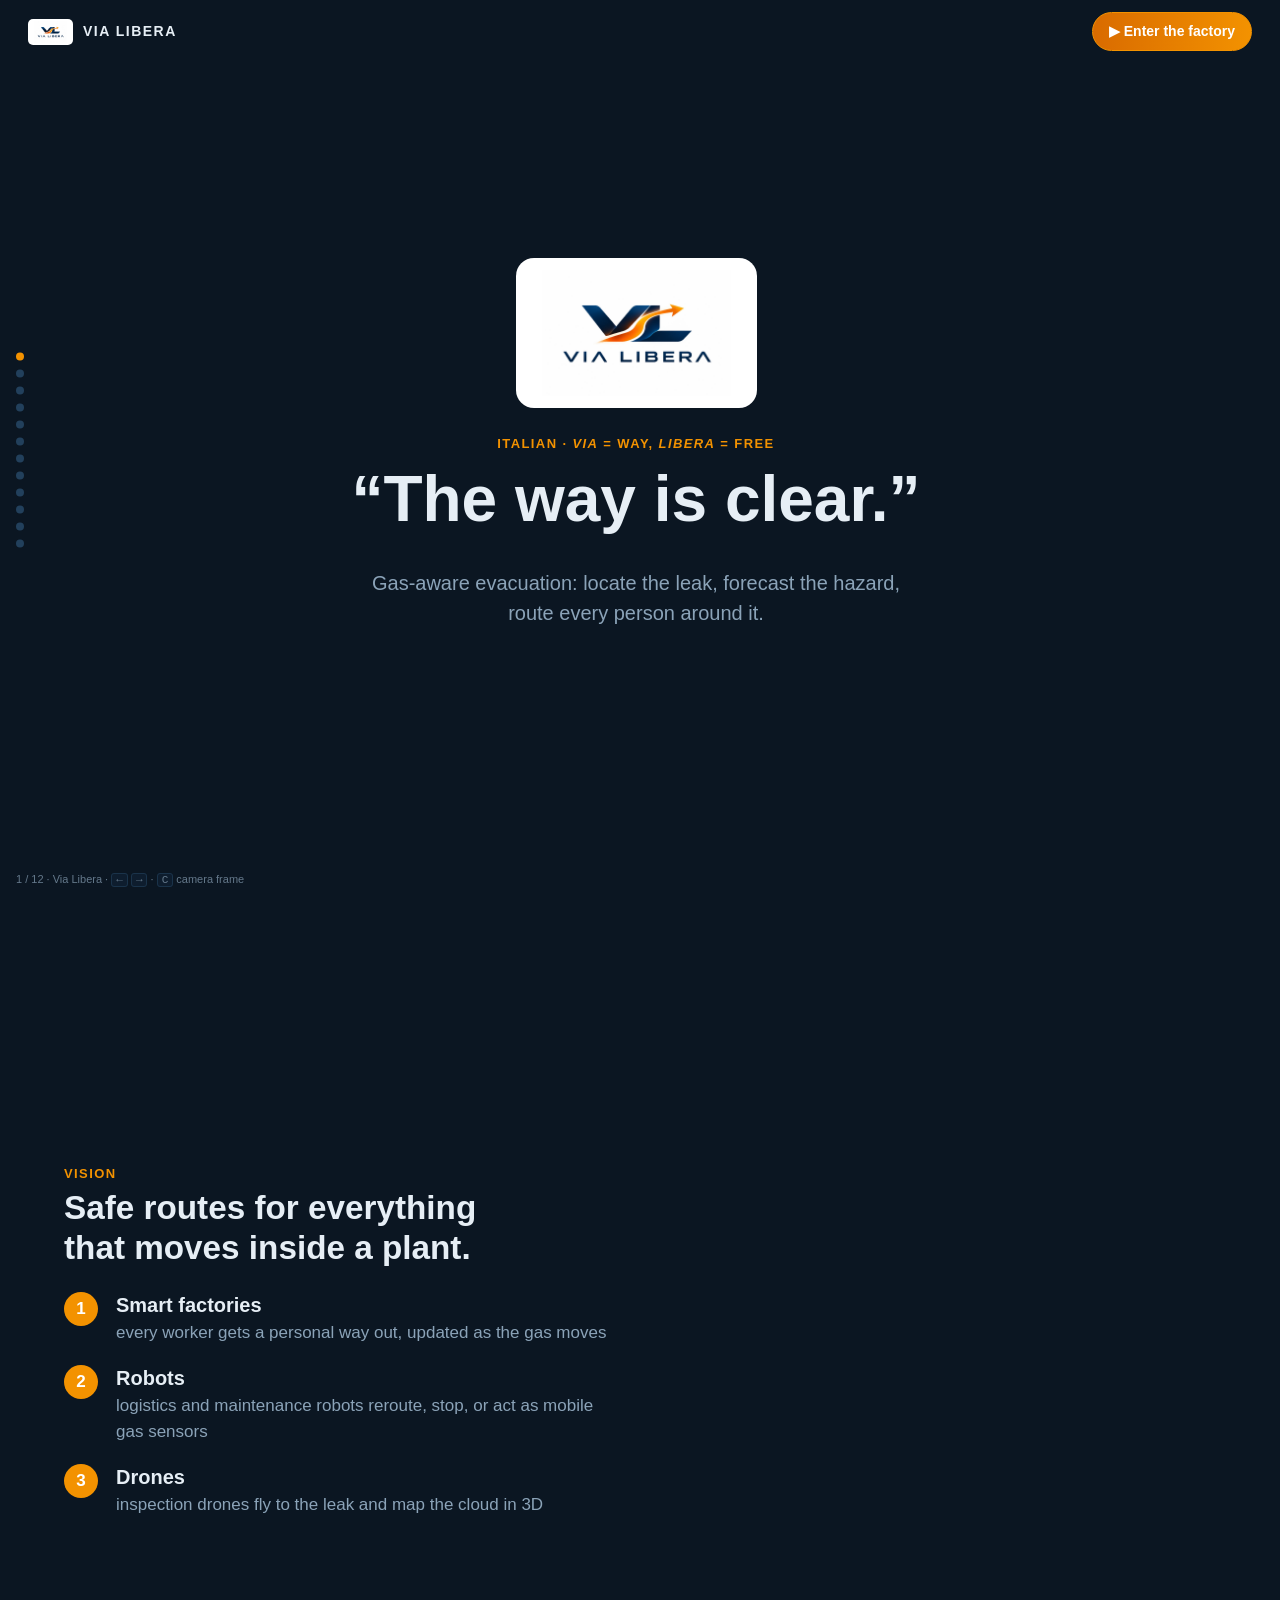
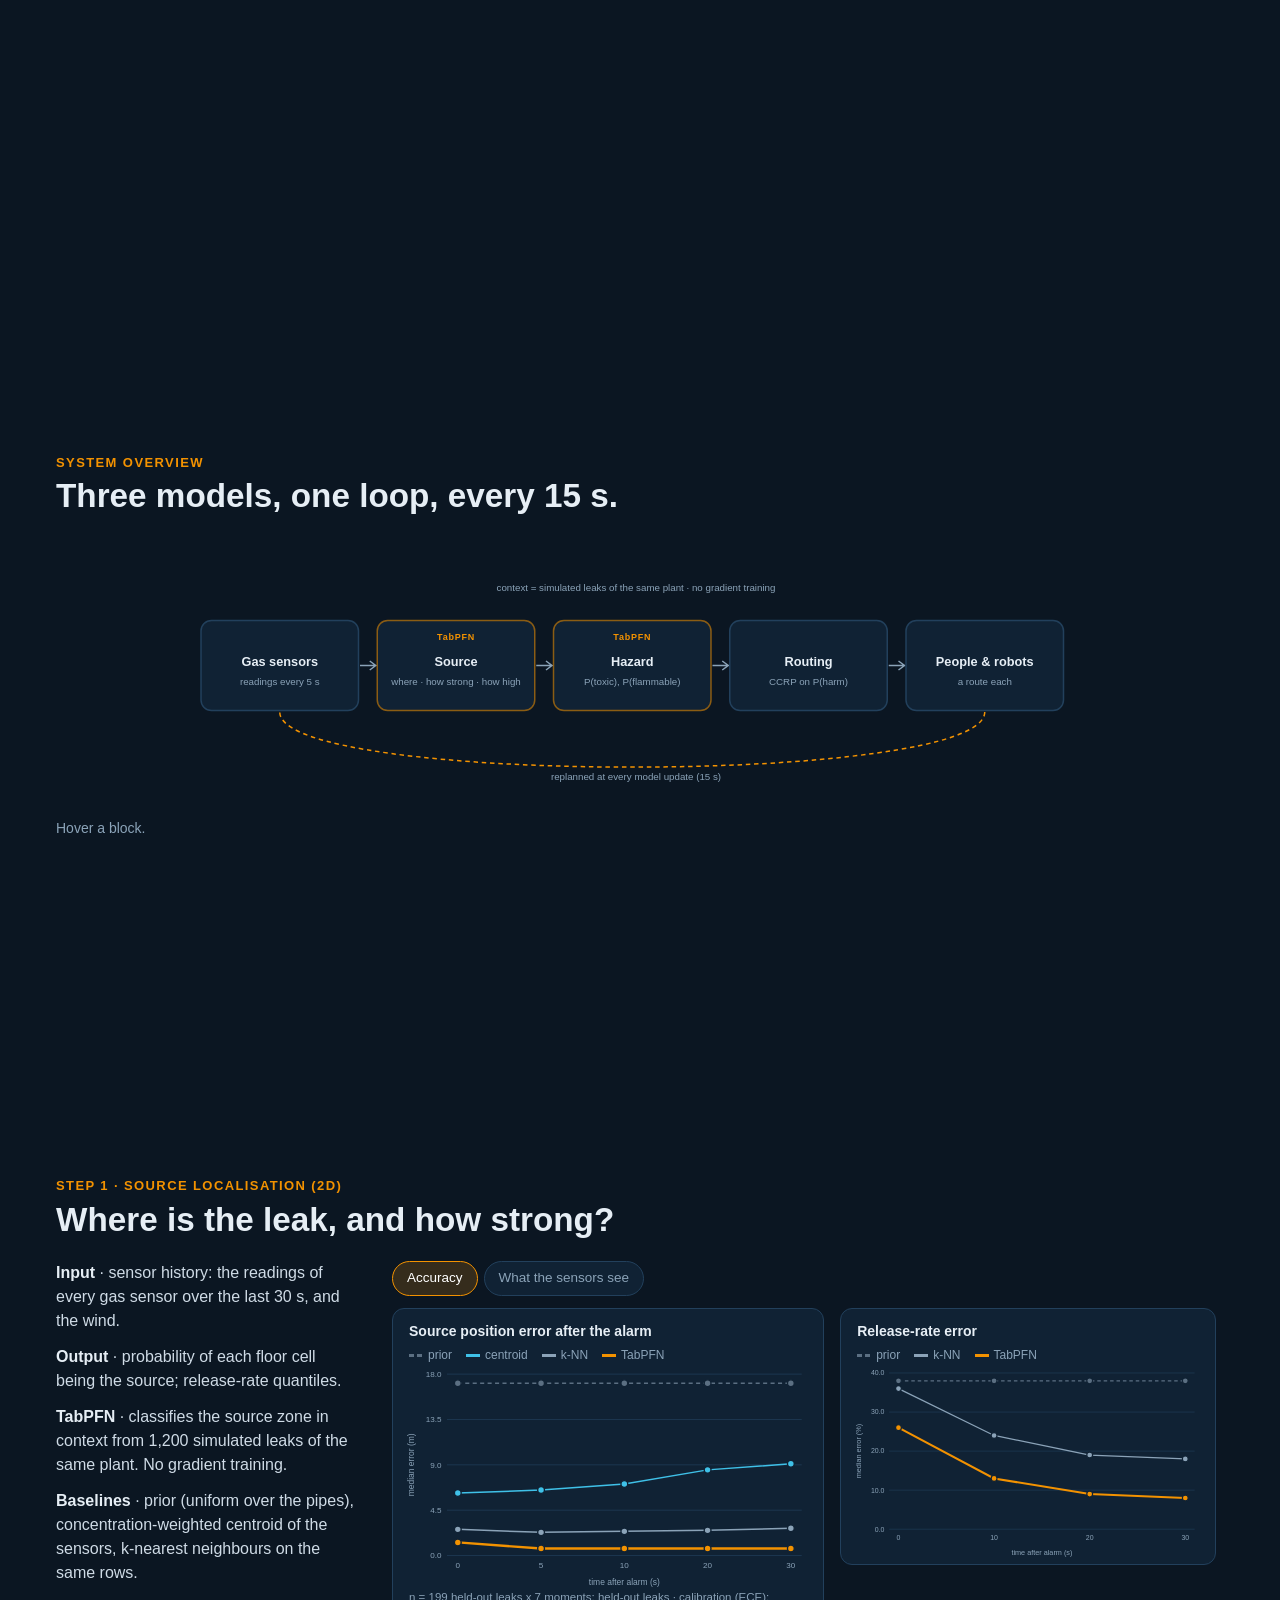
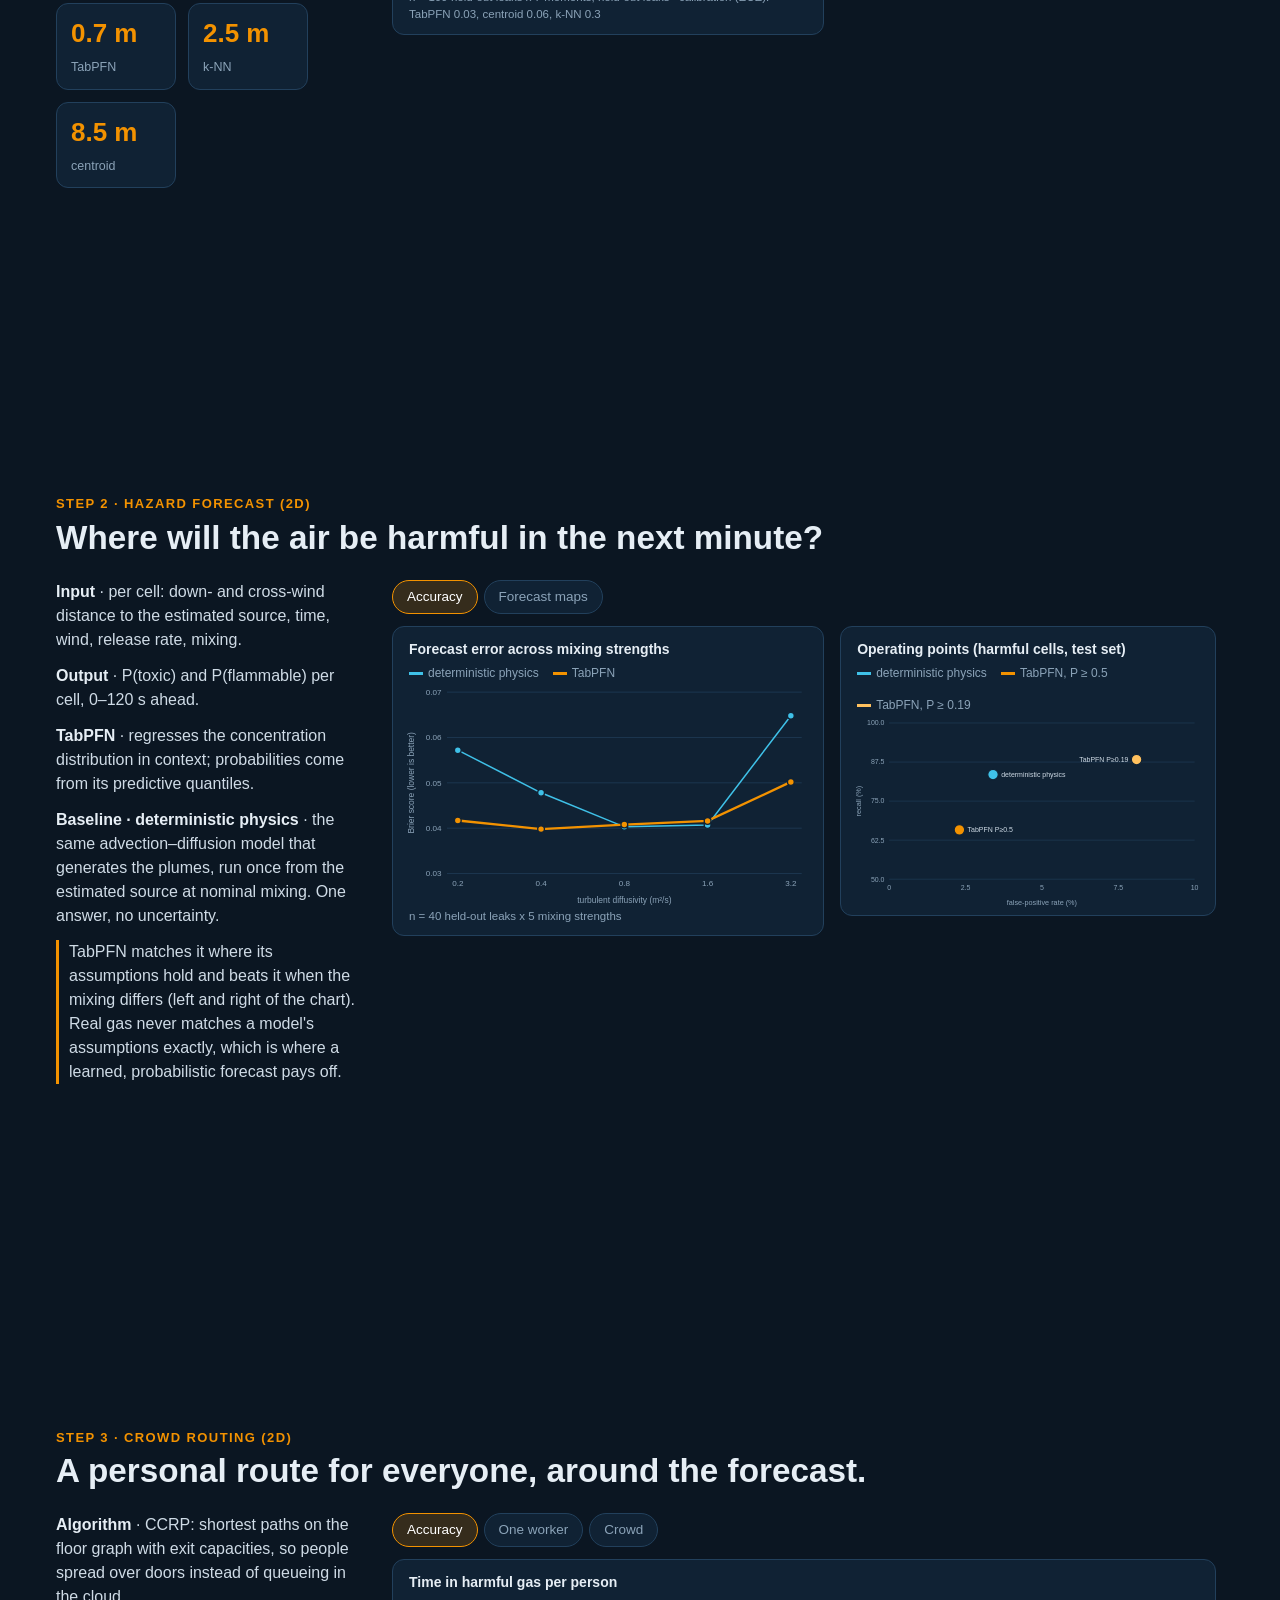
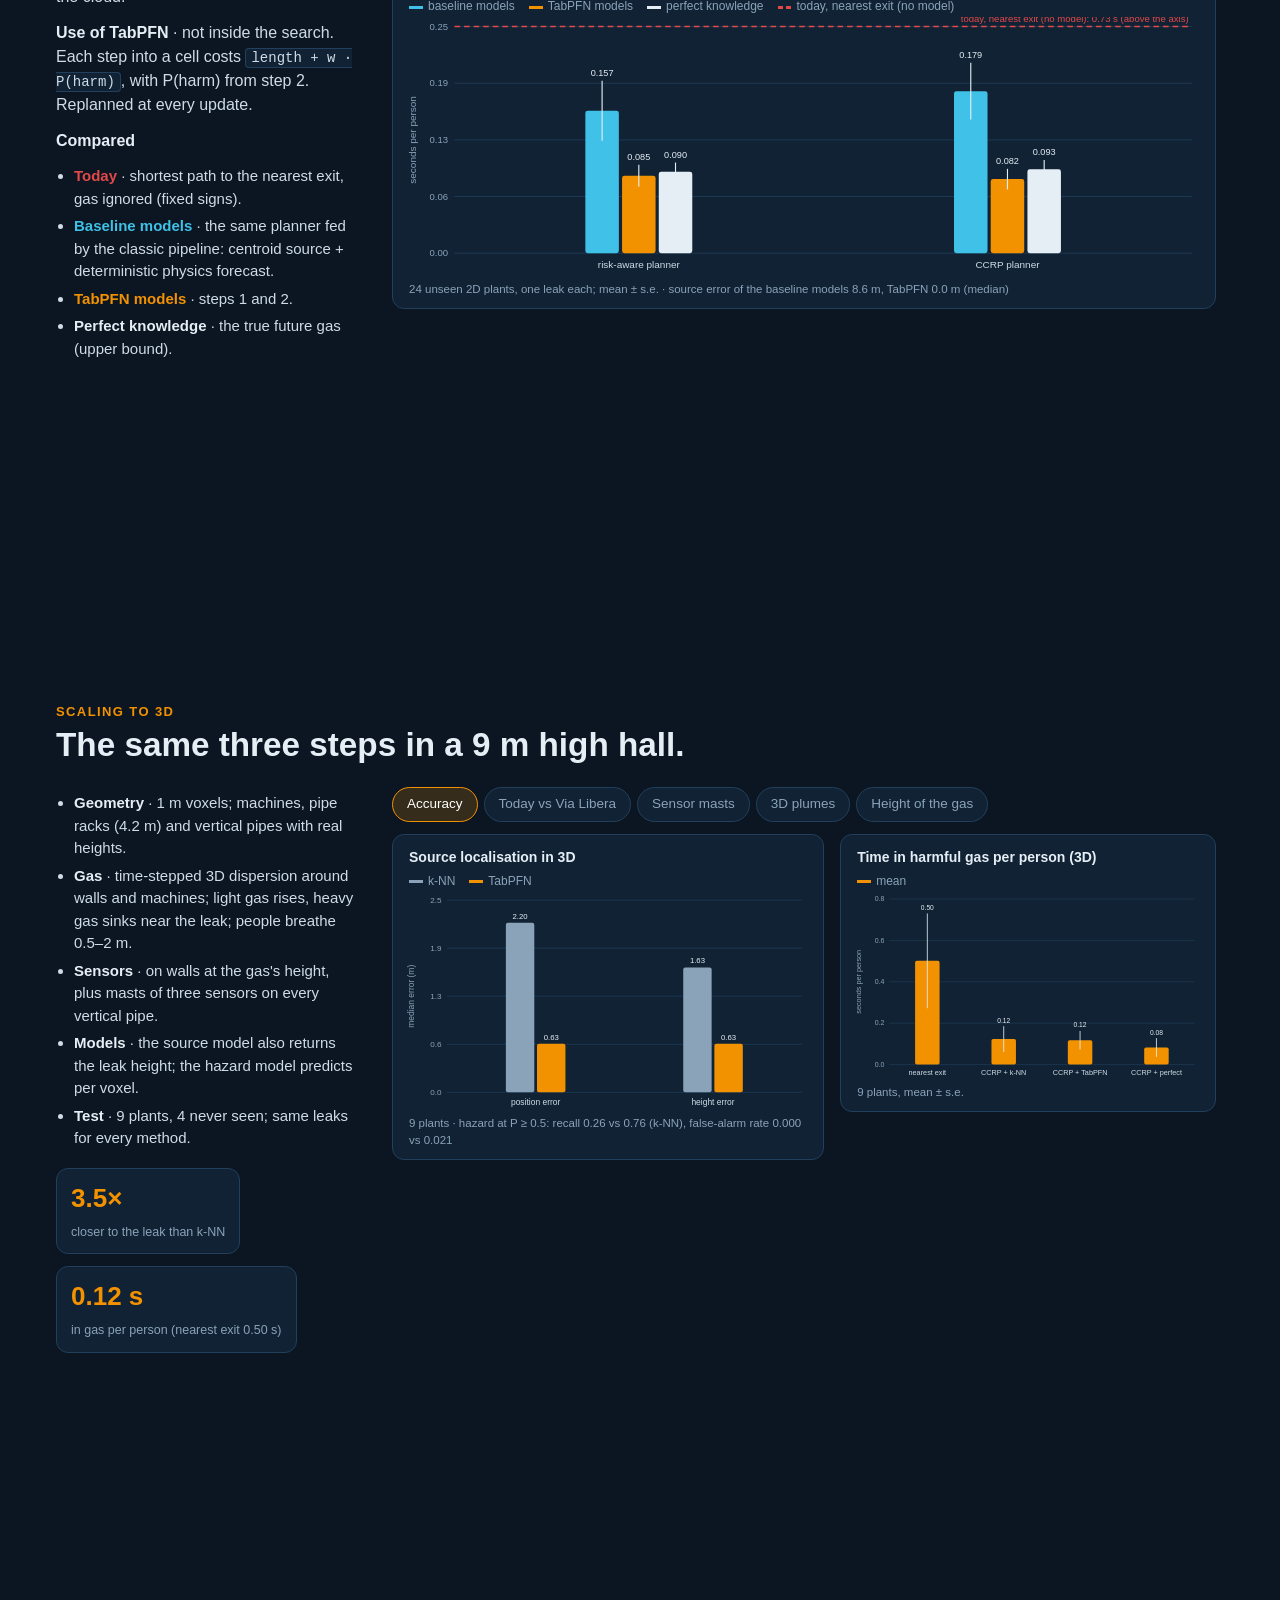
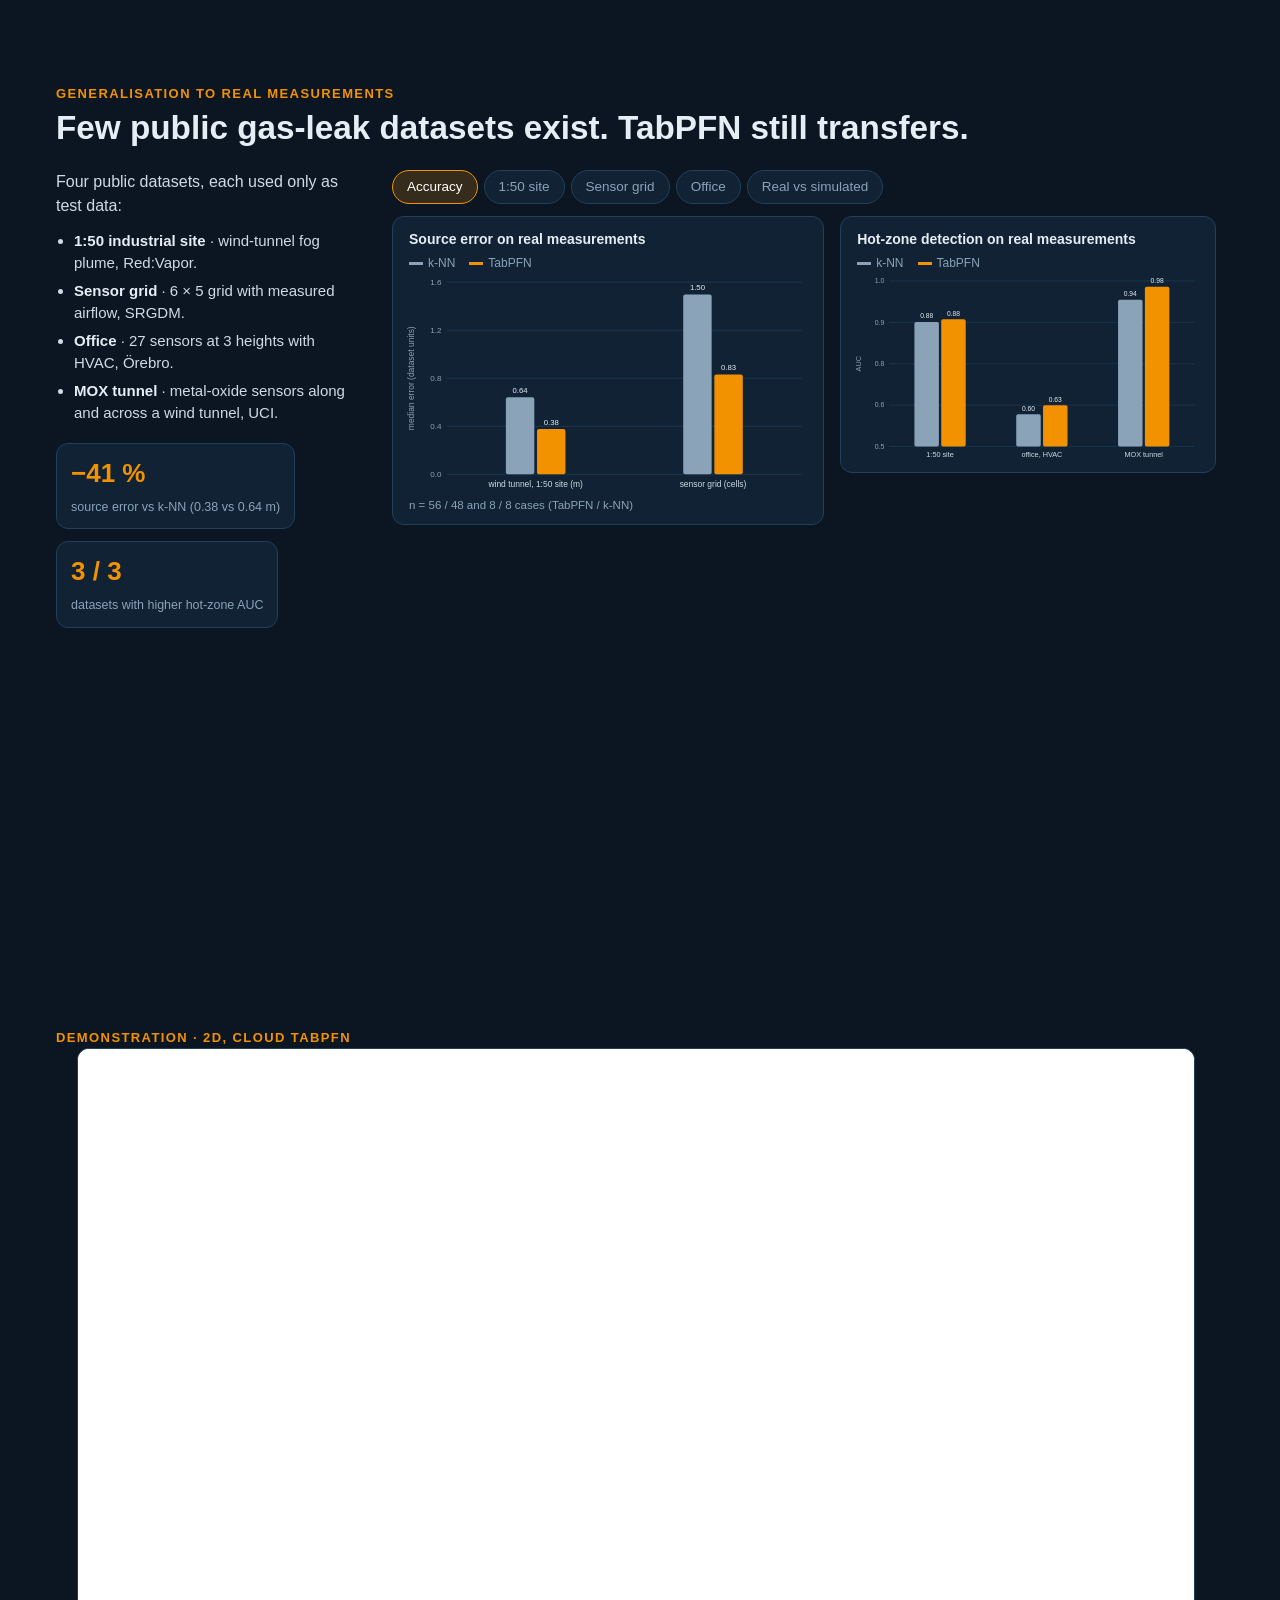
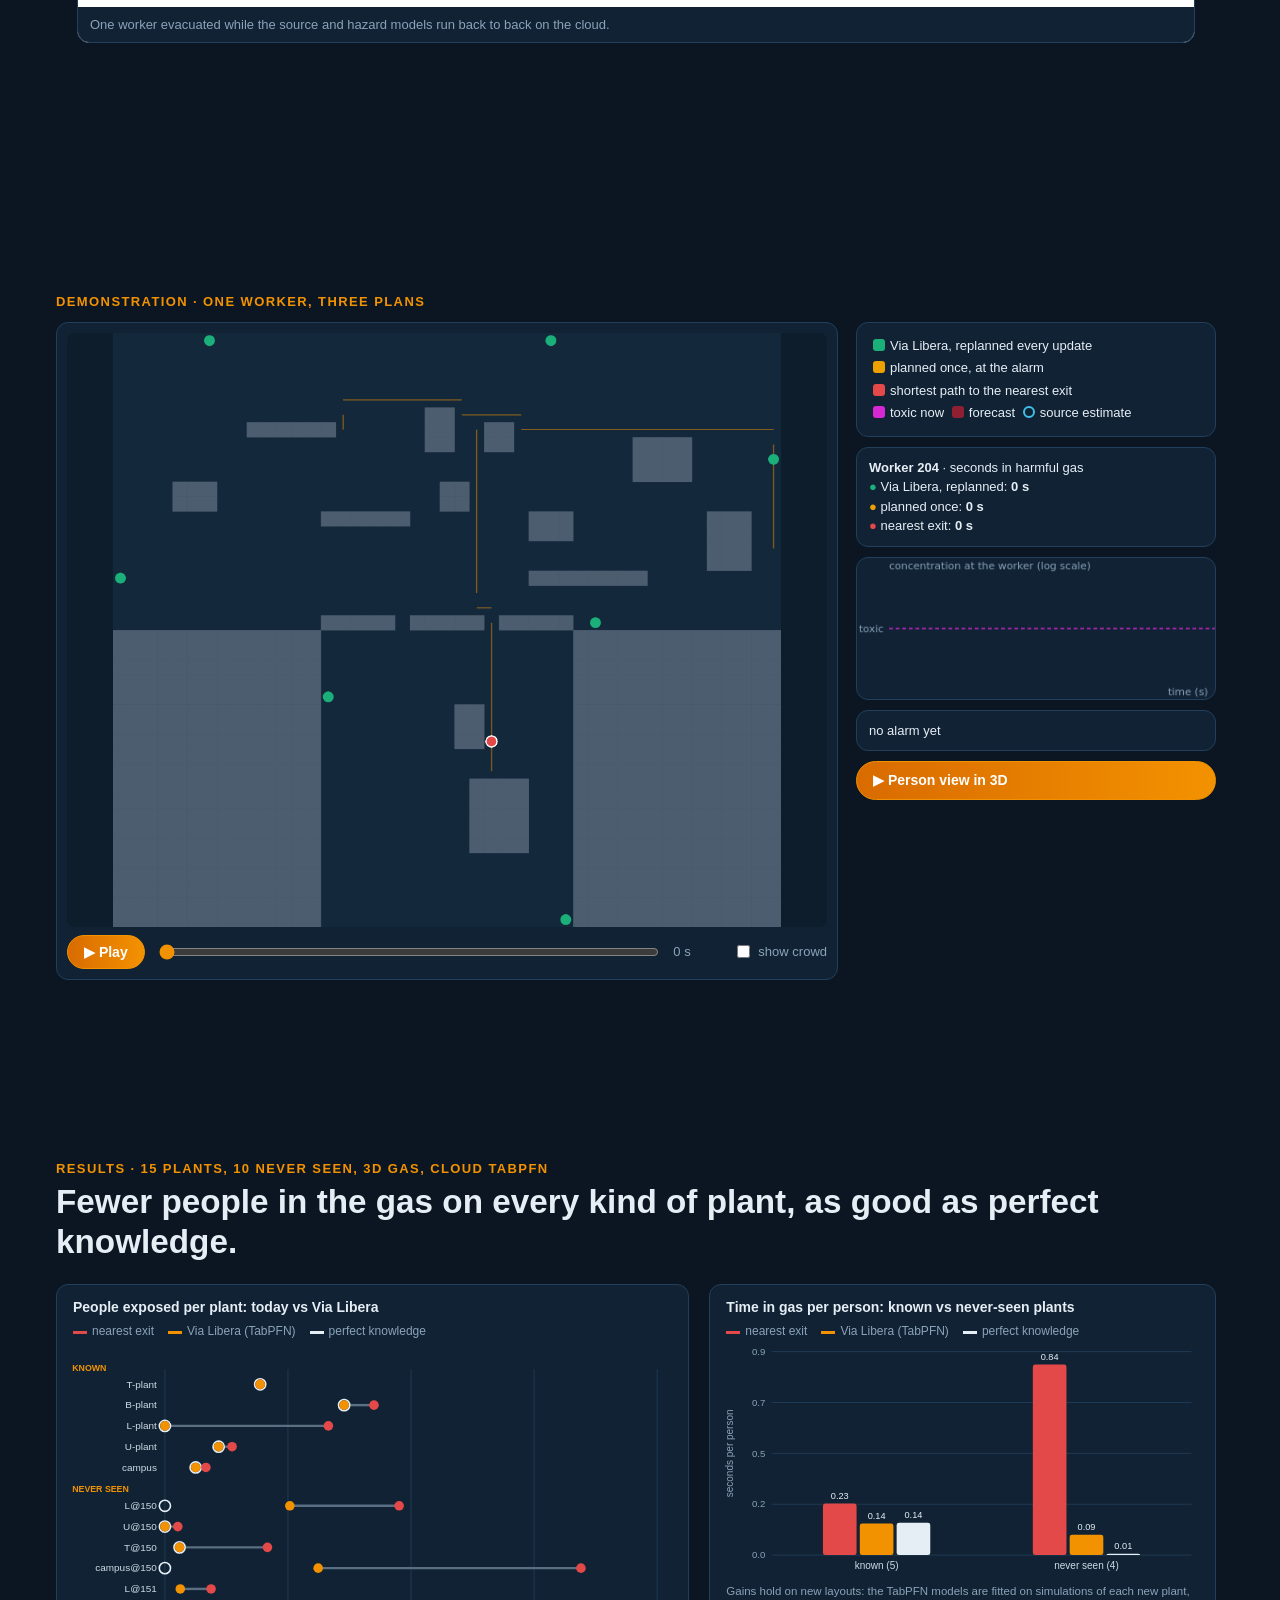
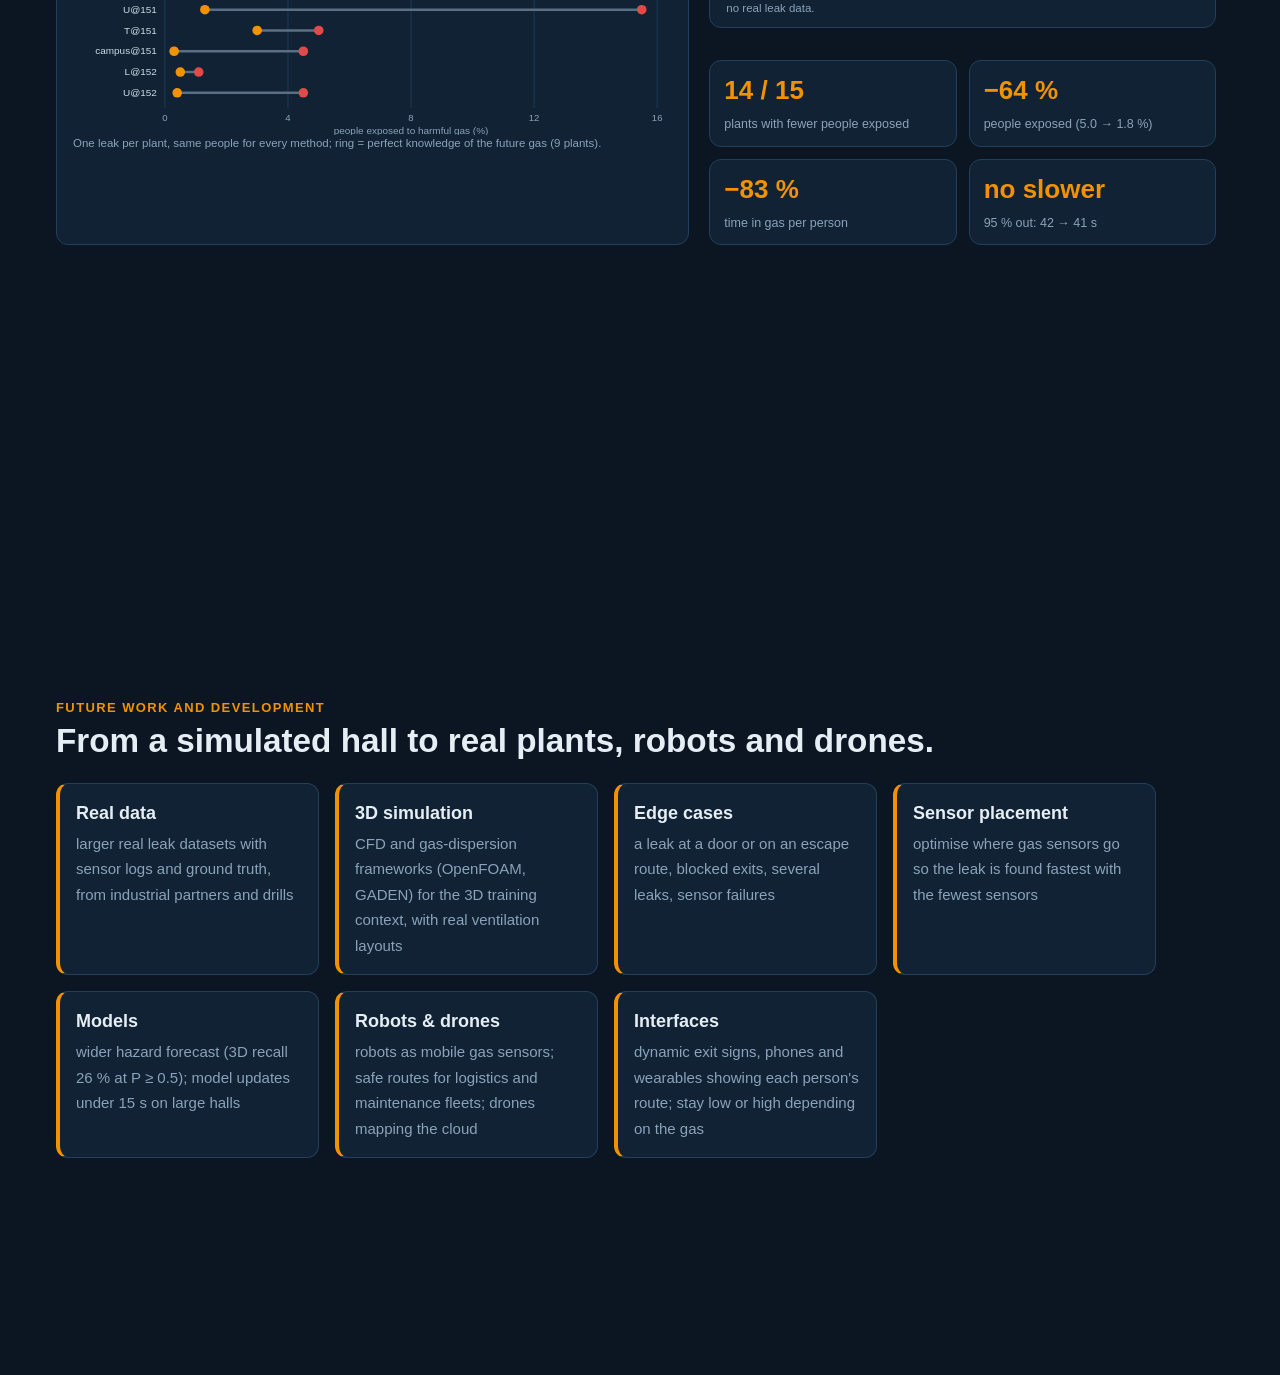
<file: index.html>
<!doctype html>
<html lang="en">
<head>
<meta charset="utf-8" />
<meta name="viewport" content="width=device-width, initial-scale=1" />
<title>Via Libera</title>
<link rel="icon" href="logo.webp" />
<link rel="stylesheet" href="story.css" />
</head>
<body>
<header class="topbar">
  <a class="brand" href="#name"><img src="logo.webp" alt="" /> VIA LIBERA</a>
  <a class="pill" id="enter-top" href="factory.html">▶ Enter the factory</a>
</header>
<nav class="rail" id="rail" aria-label="Scenes"></nav>
<div class="hud"><span id="scene-no"></span> · <kbd>←</kbd> <kbd>→</kbd> · <kbd>C</kbd> camera frame</div>
<div class="camframe" id="camframe" hidden>face cam</div>

<main id="deck">
  <!-- 1 · name ------------------------------------------------------------------------- -->
  <section id="name" class="scene center" data-title="Via Libera">
    <img class="hero-logo" src="logo.webp" alt="Via Libera" />
    <p class="kicker">Italian · <i>via</i> = way, <i>libera</i> = free</p>
    <h1>“The way is clear.”</h1>
    <p class="sub">Gas-aware evacuation: locate the leak, forecast the hazard,<br />route every person around it.</p>
  </section>

  <!-- 2 · vision ----------------------------------------------------------------------- -->
  <section id="vision" class="scene bleed" data-title="Vision">
    <video class="bg" src="media/3d-B-ccrp.mp4" autoplay muted loop playsinline></video>
    <div class="shade-left"></div>
    <div class="over">
      <p class="kicker">Vision</p>
      <h2>Safe routes for everything<br />that moves inside a plant.</h2>
      <ol class="road">
        <li><b>Smart factories</b><span>every worker gets a personal way out, updated as the gas moves</span></li>
        <li><b>Robots</b><span>logistics and maintenance robots reroute, stop, or act as mobile gas sensors</span></li>
        <li><b>Drones</b><span>inspection drones fly to the leak and map the cloud in 3D</span></li>
      </ol>
    </div>
  </section>

  <!-- 3 · flow ------------------------------------------------------------------------- -->
  <section id="flow" class="scene" data-title="System">
    <p class="kicker">System overview</p>
    <h2>Three models, one loop, every 15 s.</h2>
    <svg id="flowchart" viewBox="0 0 1200 360" role="img" aria-label="Pipeline"></svg>
    <p class="cap" id="flow-cap">Hover a block.</p>
  </section>

  <!-- 4 · source ----------------------------------------------------------------------- -->
  <section id="source" class="scene" data-title="1 · Source">
    <p class="kicker">Step 1 · Source localisation (2D)</p>
    <h2>Where is the leak, and how strong?</h2>
    <div class="split">
      <div class="explain">
        <p><b>Input</b> · sensor history: the readings of every gas sensor over the last 30 s, and the wind.</p>
        <p><b>Output</b> · probability of each floor cell being the source; release-rate quantiles.</p>
        <p><b>TabPFN</b> · classifies the source zone in context from 1,200 simulated leaks of the same plant. No gradient training.</p>
        <p><b>Baselines</b> · prior (uniform over the pipes), concentration-weighted centroid of the sensors, k-nearest neighbours on the same rows.</p>
        <div class="kpis"><div><b>0.7 m</b><span>TabPFN</span></div><div><b>2.5 m</b><span>k-NN</span></div><div><b>8.5 m</b><span>centroid</span></div></div>
      </div>
      <div class="tabs" id="t-source"><nav><button data-tab="0" class=on>Accuracy</button><button data-tab="1">What the sensors see</button></nav><div class="panel"><div class="charts"><div class="chart" id="c-source-err"></div><div class="chart small" id="c-source-size"></div></div></div><div class="panel" hidden><figure class="media"><img src="figures/final/2d-gas-timelapse.png" alt="" loading="lazy" /><figcaption>A pipe leak spreading with the wind, 10 to 120 s (log concentration). Squares: gas sensors; star: leak; white: toxic limit; red: flammable range.</figcaption></figure></div></div>
    </div>
  </section>

  <!-- 5 · hazard ----------------------------------------------------------------------- -->
  <section id="hazard" class="scene" data-title="2 · Hazard">
    <p class="kicker">Step 2 · Hazard forecast (2D)</p>
    <h2>Where will the air be harmful in the next minute?</h2>
    <div class="split">
      <div class="explain">
        <p><b>Input</b> · per cell: down- and cross-wind distance to the estimated source, time, wind, release rate, mixing.</p>
        <p><b>Output</b> · P(toxic) and P(flammable) per cell, 0–120 s ahead.</p>
        <p><b>TabPFN</b> · regresses the concentration distribution in context; probabilities come from its predictive quantiles.</p>
        <p><b>Baseline · deterministic physics</b> · the same advection–diffusion model that generates the plumes, run once from the estimated source at nominal mixing. One answer, no uncertainty.</p>
        <p class="why">TabPFN matches it where its assumptions hold and beats it when the mixing differs (left and right of the chart). Real gas never matches a model's assumptions exactly, which is where a learned, probabilistic forecast pays off.</p>
      </div>
      <div class="tabs" id="t-hazard"><nav><button data-tab="0" class=on>Accuracy</button><button data-tab="1">Forecast maps</button></nav><div class="panel"><div class="charts"><div class="chart" id="c-hazard-brier"></div><div class="chart small" id="c-hazard-roc"></div></div></div><div class="panel" hidden><figure class="media"><video src="media/2d-pipeline-wind_drift.mp4" muted loop playsinline preload="metadata"></video><figcaption>Drifting wind: the forecast maps (right) follow the gas; dashed red: forecast harmful area in 30 s.</figcaption></figure></div></div>
    </div>
  </section>

  <!-- 6 · planner ---------------------------------------------------------------------- -->
  <section id="planner" class="scene" data-title="3 · Routing">
    <p class="kicker">Step 3 · Crowd routing (2D)</p>
    <h2>A personal route for everyone, around the forecast.</h2>
    <div class="split">
      <div class="explain">
        <p><b>Algorithm</b> · CCRP: shortest paths on the floor graph with exit capacities, so people spread over doors instead of queueing in the cloud.</p>
        <p><b>Use of TabPFN</b> · not inside the search. Each step into a cell costs <code>length + w · P(harm)</code>, with P(harm) from step 2. Replanned at every update.</p>
        <p><b>Compared</b></p>
        <ul class="defs">
          <li><b style="color:#e34948">Today</b> · shortest path to the nearest exit, gas ignored (fixed signs).</li>
          <li><b style="color:#3fc1e8">Baseline models</b> · the same planner fed by the classic pipeline: centroid source + deterministic physics forecast.</li>
          <li><b style="color:#f39200">TabPFN models</b> · steps 1 and 2.</li>
          <li><b style="color:#e6eef5">Perfect knowledge</b> · the true future gas (upper bound).</li>
        </ul>
      </div>
      <div class="tabs" id="t-planner"><nav><button data-tab="0" class=on>Accuracy</button><button data-tab="1">One worker</button><button data-tab="2">Crowd</button></nav><div class="panel"><div class="charts"><div class="chart" id="c-planner"></div></div></div><div class="panel" hidden><figure class="media"><video src="media/2d-one-person.mp4" muted loop playsinline preload="metadata"></video><figcaption>Same worker, three plans: green replanned every update, orange planned once at the alarm, red shortest path to the nearest exit (dose 0.06 / 0.08 / 0.74).</figcaption></figure></div><div class="panel" hidden><figure class="media"><img src="figures/steven/06-crowd-run.png" alt="" loading="lazy" /><figcaption>A whole crowd on the same leak: nearest exit, risk-aware and CCRP side by side.</figcaption></figure></div></div>
    </div>
  </section>

  <!-- 7 · 3D --------------------------------------------------------------------------- -->
  <section id="three-d" class="scene" data-title="3D">
    <p class="kicker">Scaling to 3D</p>
    <h2>The same three steps in a 9 m high hall.</h2>
    <div class="split">
      <div class="explain">
        <ul class="defs">
          <li><b>Geometry</b> · 1 m voxels; machines, pipe racks (4.2 m) and vertical pipes with real heights.</li>
          <li><b>Gas</b> · time-stepped 3D dispersion around walls and machines; light gas rises, heavy gas sinks near the leak; people breathe 0.5–2 m.</li>
          <li><b>Sensors</b> · on walls at the gas's height, plus masts of three sensors on every vertical pipe.</li>
          <li><b>Models</b> · the source model also returns the leak height; the hazard model predicts per voxel.</li>
          <li><b>Test</b> · 9 plants, 4 never seen; same leaks for every method.</li>
        </ul>
        <div class="kpis"><div><b>3.5×</b><span>closer to the leak than k-NN</span></div><div><b>0.12 s</b><span>in gas per person (nearest exit 0.50 s)</span></div></div>
      </div>
      <div class="tabs" id="t-3d"><nav><button data-tab="0" class=on>Accuracy</button><button data-tab="1">Today vs Via Libera</button><button data-tab="2">Sensor masts</button><button data-tab="3">3D plumes</button><button data-tab="4">Height of the gas</button></nav><div class="panel"><div class="charts"><div class="chart" id="c-3d-skill"></div><div class="chart small" id="c-3d-exposure"></div></div></div><div class="panel" hidden><div class="duo-vid"><figure class="media"><video src="media/3d-B-nearest.mp4" muted loop playsinline preload="metadata"></video><figcaption>Today: shortest path to the nearest exit (magenta = in harmful gas).</figcaption></figure><figure class="media"><video src="media/3d-B-ccrp.mp4" muted loop playsinline preload="metadata"></video><figcaption>Via Libera: routed around the forecast, same leak and people.</figcaption></figure></div></div><div class="panel" hidden><figure class="media"><img src="figures/rayan/height3d-2-detection-methane.png" alt="" loading="lazy" /><figcaption>Leak height from sensor masts on vertical pipes: error by sensor layout and model.</figcaption></figure></div><div class="panel" hidden><figure class="media"><img src="figures/rayan/height3d-1-data-methane.png" alt="" loading="lazy" /><figcaption>Simulated 3D plumes and what each sensor height reads over time.</figcaption></figure></div><div class="panel" hidden><figure class="media"><img src="figures/3d-study/heights.png" alt="" loading="lazy" /><figcaption>How far from a leak the gas density still decides its height.</figcaption></figure></div></div>
    </div>
  </section>

  <!-- 8 · real data -------------------------------------------------------------------- -->
  <section id="real" class="scene" data-title="Real data">
    <p class="kicker">Generalisation to real measurements</p>
    <h2>Few public gas-leak datasets exist. TabPFN still transfers.</h2>
    <div class="split">
      <div class="explain">
        <p>Four public datasets, each used only as test data:</p>
        <ul class="defs">
          <li><b>1:50 industrial site</b> · wind-tunnel fog plume, Red:Vapor.</li>
          <li><b>Sensor grid</b> · 6 × 5 grid with measured airflow, SRGDM.</li>
          <li><b>Office</b> · 27 sensors at 3 heights with HVAC, Örebro.</li>
          <li><b>MOX tunnel</b> · metal-oxide sensors along and across a wind tunnel, UCI.</li>
        </ul>
        <div class="kpis"><div><b>−41 %</b><span>source error vs k-NN (0.38 vs 0.64 m)</span></div><div><b>3 / 3</b><span>datasets with higher hot-zone AUC</span></div></div>
      </div>
      <div class="tabs" id="t-real"><nav><button data-tab="0" class=on>Accuracy</button><button data-tab="1">1:50 site</button><button data-tab="2">Sensor grid</button><button data-tab="3">Office</button><button data-tab="4">Real vs simulated</button></nav><div class="panel"><div class="charts"><div class="chart" id="c-real-source"></div><div class="chart small" id="c-real-auc"></div></div></div><div class="panel" hidden><figure class="media"><img src="figures/3d-study/data_redvapor.png" alt="" loading="lazy" /><figcaption>Red:Vapor: real fog plume around a 1:50 industrial site.</figcaption></figure></div><div class="panel" hidden><figure class="media"><img src="figures/3d-study/data_srgdm.png" alt="" loading="lazy" /><figcaption>SRGDM: plumes from measured airflow on a real 6 × 5 sensor grid.</figcaption></figure></div><div class="panel" hidden><figure class="media"><img src="figures/3d-study/data_orebro.png" alt="" loading="lazy" /><figcaption>Örebro: real office with HVAC, 27 sensors at three heights.</figcaption></figure></div><div class="panel" hidden><figure class="media"><img src="figures/3d-study/profiles.png" alt="" loading="lazy" /><figcaption>Vertical concentration profiles: real measurements vs our simulation.</figcaption></figure></div></div>
    </div>
  </section>

  <!-- 9a · demo 2D ------------------------------------------------------------------- -->
  <section id="demo-2d" class="scene" data-title="Demo 2D">
    <p class="kicker">Demonstration · 2D, cloud TabPFN</p>
    <figure class="media demo2d"><video src="media/2d-pipeline-cloud.mp4" muted loop playsinline preload="auto"></video>
      <figcaption>One worker evacuated while the source and hazard models run back to back on the cloud.</figcaption></figure>
  </section>

  <!-- 9 · demo ------------------------------------------------------------------------- -->
  <section id="demo" class="scene" data-title="Demo">
    <p class="kicker">Demonstration · one worker, three plans</p>
    <div class="live">
      <div class="live-map"><canvas id="map"></canvas>
        <div class="live-bar"><button id="play" class="pill">▶ Play</button>
          <input type="range" id="time" min="0" max="100" step="0.1" value="0" />
          <span id="clock">0 s</span>
          <label class="chk"><input type="checkbox" id="crowd" /> show crowd</label></div></div>
      <aside class="live-side">
        <div class="legend">
          <div><i style="background:#1baf7a"></i>Via Libera, replanned every update</div>
          <div><i style="background:#eda100"></i>planned once, at the alarm</div>
          <div><i style="background:#e34948"></i>shortest path to the nearest exit</div>
          <div><i style="background:#d628d2"></i>toxic now <i style="background:#e61e32;opacity:.6"></i>forecast <i class="ring"></i>source estimate</div>
        </div>
        <div id="person" class="person"></div>
        <canvas id="pchart" width="380" height="150"></canvas>
        <div id="status" class="status"></div>
        <a class="pill" id="enter-person" href="factory.html">▶ Person view in 3D</a>
      </aside>
    </div>
  </section>

  <!-- 10 · results --------------------------------------------------------------------- -->
  <section id="results" class="scene" data-title="Results">
    <p class="kicker">Results · 15 plants, 10 never seen, 3D gas, cloud TabPFN</p>
    <h2>Fewer people in the gas on every kind of plant, as good as perfect knowledge.</h2>
    <div class="results-grid">
      <div class="chart" id="c-res-plants"></div>
      <div class="res-side">
        <div class="chart" id="c-res-gap"></div>
        <div class="kpis"><div><b>14 / 15</b><span>plants with fewer people exposed</span></div><div><b>−64 %</b><span>people exposed (5.0 → 1.8 %)</span></div><div><b>−83 %</b><span>time in gas per person</span></div><div><b>no slower</b><span>95 % out: 42 → 41 s</span></div></div>
      </div>
    </div>
  </section>

  <!-- 11 · future ---------------------------------------------------------------------- -->
  <section id="future" class="scene" data-title="Future">
    <p class="kicker">Future work and development</p>
    <h2>From a simulated hall to real plants, robots and drones.</h2>
    <div class="future">
      <div><b>Real data</b><span>larger real leak datasets with sensor logs and ground truth, from industrial partners and drills</span></div>
      <div><b>3D simulation</b><span>CFD and gas-dispersion frameworks (OpenFOAM, GADEN) for the 3D training context, with real ventilation layouts</span></div>
      <div><b>Edge cases</b><span>a leak at a door or on an escape route, blocked exits, several leaks, sensor failures</span></div>
      <div><b>Sensor placement</b><span>optimise where gas sensors go so the leak is found fastest with the fewest sensors</span></div>
      <div><b>Models</b><span>wider hazard forecast (3D recall 26 % at P ≥ 0.5); model updates under 15 s on large halls</span></div>
      <div><b>Robots &amp; drones</b><span>robots as mobile gas sensors; safe routes for logistics and maintenance fleets; drones mapping the cloud</span></div>
      <div><b>Interfaces</b><span>dynamic exit signs, phones and wearables showing each person's route; stay low or high depending on the gas</span></div>
    </div>
  </section>
</main>
<script type="module" src="story.js"></script>
</body>
</html>
</file>
<file: story.css>
:root { --navy: #0b1622; --card: #102234; --line: #22405c; --ink: #e6eef5; --muted: #8ba3b8;
  --accent: #f39200; --cyan: #3fc1e8; --green: #1baf7a; --red: #e34948;
  --cam-w: 340px; --cam-h: 200px; }  /* bottom-right corner kept free for the face cam */
* { box-sizing: border-box; }
html { scroll-snap-type: y mandatory; scroll-behavior: smooth; }
body { margin: 0; background: var(--navy); color: var(--ink);
  font: 17px/1.5 -apple-system, "Segoe UI", Helvetica, Arial, sans-serif; }
a { color: var(--cyan); }
code { background: var(--card); border: 1px solid var(--line); border-radius: 4px; padding: 1px 5px; font-size: 14px; }
kbd { background: var(--card); border: 1px solid var(--line); border-radius: 3px; padding: 0 4px; font-size: 11px; }
.topbar { position: fixed; top: 0; left: 0; right: 0; z-index: 20; display: flex; align-items: center;
  justify-content: space-between; padding: 12px 28px; pointer-events: none; }
.topbar > * { pointer-events: auto; }
.brand { display: flex; align-items: center; gap: 10px; color: var(--ink); text-decoration: none;
  font-weight: 700; letter-spacing: 1.5px; font-size: 14px; }
.brand img { height: 26px; background: #fff; border-radius: 5px; padding: 2px 6px; }
.pill { display: inline-block; padding: 8px 16px; border-radius: 999px; border: 1px solid var(--accent);
  background: linear-gradient(90deg, #d96b00, var(--accent)); color: #fff !important; text-decoration: none;
  font-weight: 600; cursor: pointer; font-size: 14px; font-family: inherit; }
.rail { position: fixed; left: 16px; top: 50%; transform: translateY(-50%); z-index: 10; display: flex;
  flex-direction: column; gap: 9px; }
.rail a { width: 8px; height: 8px; border-radius: 50%; background: var(--line); display: block; }
.rail a.on { background: var(--accent); }
.hud { position: fixed; left: 16px; bottom: 12px; z-index: 10; color: var(--muted); font-size: 11px; opacity: 0.7; }
body.clean .hud, body.clean .rail { display: none; }
.camframe { position: fixed; right: 16px; bottom: 16px; width: var(--cam-w); height: var(--cam-h); z-index: 30;
  border: 2px dashed var(--accent); border-radius: 14px; display: grid; place-items: center; color: var(--accent);
  font-size: 13px; pointer-events: none; }
.camframe[hidden] { display: none; }

.scene { min-height: 100vh; scroll-snap-align: start; padding: 76px 64px calc(var(--cam-h) * 0.35) 56px;
  display: flex; flex-direction: column; justify-content: center; position: relative; max-width: 1800px;
  margin: 0 auto; }
.scene.center { align-items: center; text-align: center; }
.scene.bleed { max-width: none; padding: 0; overflow: hidden; }
h1 { font-size: clamp(36px, 5vw, 64px); line-height: 1.1; margin: 10px 0 14px; }
h2 { font-size: clamp(24px, 2.6vw, 36px); line-height: 1.2; margin: 4px 0 22px; font-weight: 700; }
.kicker { color: var(--accent); text-transform: uppercase; letter-spacing: 1.4px; font-size: 13px; font-weight: 700; margin: 0; }
.sub { color: var(--muted); font-size: 20px; }
.cap { color: var(--muted); font-size: 14px; margin-top: 10px; }
.hero-logo { height: 150px; background: #fff; border-radius: 18px; padding: 12px 26px; margin-bottom: 26px; }

/* vision: the factory behind */
.bleed iframe { position: absolute; inset: 0; width: 100%; height: 100%; border: 0; }
.shade-left { position: absolute; inset: 0; background: linear-gradient(90deg, rgba(11,22,34,0.95) 0%, rgba(11,22,34,0.75) 38%, rgba(11,22,34,0) 70%); pointer-events: none; }
.over { position: relative; max-width: 560px; margin-left: 64px; pointer-events: none; }
.road { list-style: none; padding: 0; margin: 0; counter-reset: r; }
.road li { margin: 18px 0; padding-left: 52px; position: relative; }
.road li::before { counter-increment: r; content: counter(r); position: absolute; left: 0; top: 2px; width: 34px; height: 34px;
  border-radius: 50%; background: var(--accent); color: #fff; display: grid; place-items: center; font-weight: 700; }
.road b { display: block; font-size: 20px; }
.road span { color: var(--muted); }

/* method scenes */
.split { display: grid; grid-template-columns: minmax(300px, 0.55fr) 1.6fr; gap: 36px; align-items: start; }
.explain p { margin: 0 0 12px; color: #cfdbe6; font-size: 16px; }
.explain b { color: var(--ink); }
.kpis { display: flex; gap: 12px; margin-top: 18px; flex-wrap: wrap; }
.kpis div { background: var(--card); border: 1px solid var(--line); border-radius: 12px; padding: 10px 14px; min-width: 120px; }
.kpis b { display: block; font-size: 26px; color: var(--accent); font-variant-numeric: tabular-nums; }
.kpis span { color: var(--muted); font-size: 12.5px; }
.charts { display: grid; gap: 16px; align-items: start; }
.charts:has(.small) { grid-template-columns: 1.15fr 1fr; }
.split { margin-bottom: calc(var(--cam-h) - 40px); }
.chart { background: var(--card); border: 1px solid var(--line); border-radius: 12px; padding: 10px 12px 6px; position: relative; }
.chart svg { display: block; width: 100%; height: auto; }
.chart .title { font-size: 14px; font-weight: 600; margin: 2px 4px 0; }
.chart .note { font-size: 11.5px; color: var(--muted); margin: 0 4px 4px; }
.chart .legend-row { display: flex; gap: 14px; flex-wrap: wrap; font-size: 12px; color: var(--muted); margin: 4px 4px 2px; }
.chart .legend-row i { display: inline-block; width: 14px; height: 3px; vertical-align: middle; margin-right: 5px; }
.tip { position: fixed; z-index: 40; background: #050c14; border: 1px solid var(--line); border-radius: 6px;
  padding: 5px 8px; font-size: 12px; pointer-events: none; display: none; white-space: nowrap; }
svg text { font-family: inherit; }

/* flow chart */
#flowchart { width: 100%; max-height: 52vh; }
#flowchart .blk rect { fill: var(--card); stroke: var(--line); stroke-width: 2; rx: 14; transition: stroke 0.2s; }
#flowchart .blk:hover rect, #flowchart .blk.on rect { stroke: var(--accent); }
#flowchart .blk.tab rect { stroke: rgba(243, 146, 0, 0.55); }
#flowchart text { fill: var(--ink); font-size: 17px; }
#flowchart .s { fill: var(--muted); font-size: 13px; }
#flowchart .badge { fill: var(--accent); font-size: 12px; font-weight: 700; letter-spacing: 1px; }
#flowchart path { stroke: var(--muted); stroke-width: 2; fill: none; }
#flowchart .loop { stroke: var(--accent); stroke-dasharray: 6 5; }

/* demo */
.live { display: grid; grid-template-columns: 1fr 360px; gap: 18px; margin-top: 10px; }
.live-map { background: var(--card); border: 1px solid var(--line); border-radius: 12px; padding: 10px; }
.live-map canvas { width: 100%; max-height: 66vh; object-fit: contain; display: block; border-radius: 8px; cursor: pointer; background: #0e1d2c; }
.live-bar { display: flex; gap: 12px; align-items: center; margin-top: 8px; font-size: 13px; }
.live-bar input[type=range] { flex: 1; accent-color: var(--accent); }
#clock { color: var(--muted); min-width: 48px; font-variant-numeric: tabular-nums; }
.chk { color: var(--muted); display: flex; gap: 5px; align-items: center; }
.live-side { display: flex; flex-direction: column; gap: 10px; }
.legend, .person, .status { background: var(--card); border: 1px solid var(--line); border-radius: 12px; padding: 10px 12px; font-size: 13px; }
.legend div { margin: 3px 0; }
.legend i { display: inline-block; width: 12px; height: 12px; border-radius: 3px; margin: 0 5px 0 4px; vertical-align: -1px; }
.legend i.ring { border: 2px solid var(--cyan); border-radius: 50%; }
#pchart { width: 100%; background: var(--card); border: 1px solid var(--line); border-radius: 12px; }

/* results + future */
.big-kpis { display: grid; grid-template-columns: repeat(4, 1fr); gap: 18px; width: min(1150px, 100%); margin: 10px 0; }
.big-kpis div { background: var(--card); border: 1px solid var(--line); border-radius: 16px; padding: 22px 12px; }
.big-kpis b { display: block; font-size: clamp(36px, 4.5vw, 60px); color: var(--accent); font-variant-numeric: tabular-nums; }
.big-kpis span { color: var(--ink); font-size: 15px; }
.big-kpis small { color: var(--muted); }
.future { display: grid; grid-template-columns: repeat(auto-fit, minmax(240px, 1fr)); gap: 16px; max-width: 1100px; }
.future div { background: var(--card); border: 1px solid var(--line); border-left: 4px solid var(--accent); border-radius: 12px; padding: 16px; }
.future b { display: block; font-size: 18px; margin-bottom: 4px; }
.future span { color: var(--muted); font-size: 15px; }
@media (max-width: 1000px) {
  .split, .live, .big-kpis { grid-template-columns: 1fr; }
  .scene { padding: 70px 16px 40px; }
  .rail, .hud { display: none; }
  .over { margin-left: 16px; }
}

/* media tabs (accuracy | in action | detail) */
.tabs nav { display: flex; gap: 6px; margin-bottom: 12px; }
.tabs nav button { background: var(--card); color: var(--muted); border: 1px solid var(--line); border-radius: 999px;
  padding: 6px 14px; font: inherit; font-size: 13.5px; cursor: pointer; }
.tabs nav button.on { color: #fff; border-color: var(--accent); background: rgba(243, 146, 0, 0.18); }
.tabs .panel[hidden] { display: none; }
figure.media { margin: 0; background: #fff; border: 1px solid var(--line); border-radius: 12px; overflow: hidden; }
figure.media img, figure.media video { display: block; width: 100%; max-height: 62vh; object-fit: contain; background: #fff; }
figure.media figcaption { background: var(--card); color: var(--muted); font-size: 13px; padding: 8px 12px; }
.duo-vid { display: grid; grid-template-columns: 1fr 1fr; gap: 12px; }
.duo-vid video { background: #0b1622; }
video.bg { position: absolute; inset: 0; width: 100%; height: 100%; object-fit: cover; }
.flow-media { margin: 6px auto 0; }
.flow-media figure.media { width: fit-content; margin: 0 auto; }
.flow-media figure.media video { max-height: 44vh; width: auto; }
#flowchart { max-height: 30vh; }
.demo2d { width: fit-content; max-width: 100%; align-self: center; margin: 8px auto calc(var(--cam-h) - 60px); }
.demo2d video { height: 68vh; max-height: 68vh; width: auto; max-width: 100%; }
.defs { margin: 4px 0 10px; padding-left: 18px; }
.defs li { margin: 5px 0; color: #cfdbe6; font-size: 15px; }
.why { border-left: 3px solid var(--accent); padding-left: 10px; }
.results-grid { display: grid; grid-template-columns: 1.25fr 1fr; gap: 20px; width: 100%; margin-bottom: calc(var(--cam-h) - 40px); }
.res-side { display: grid; gap: 14px; align-content: start; }
.res-side .kpis div { flex: 1 1 40%; }
</file>
